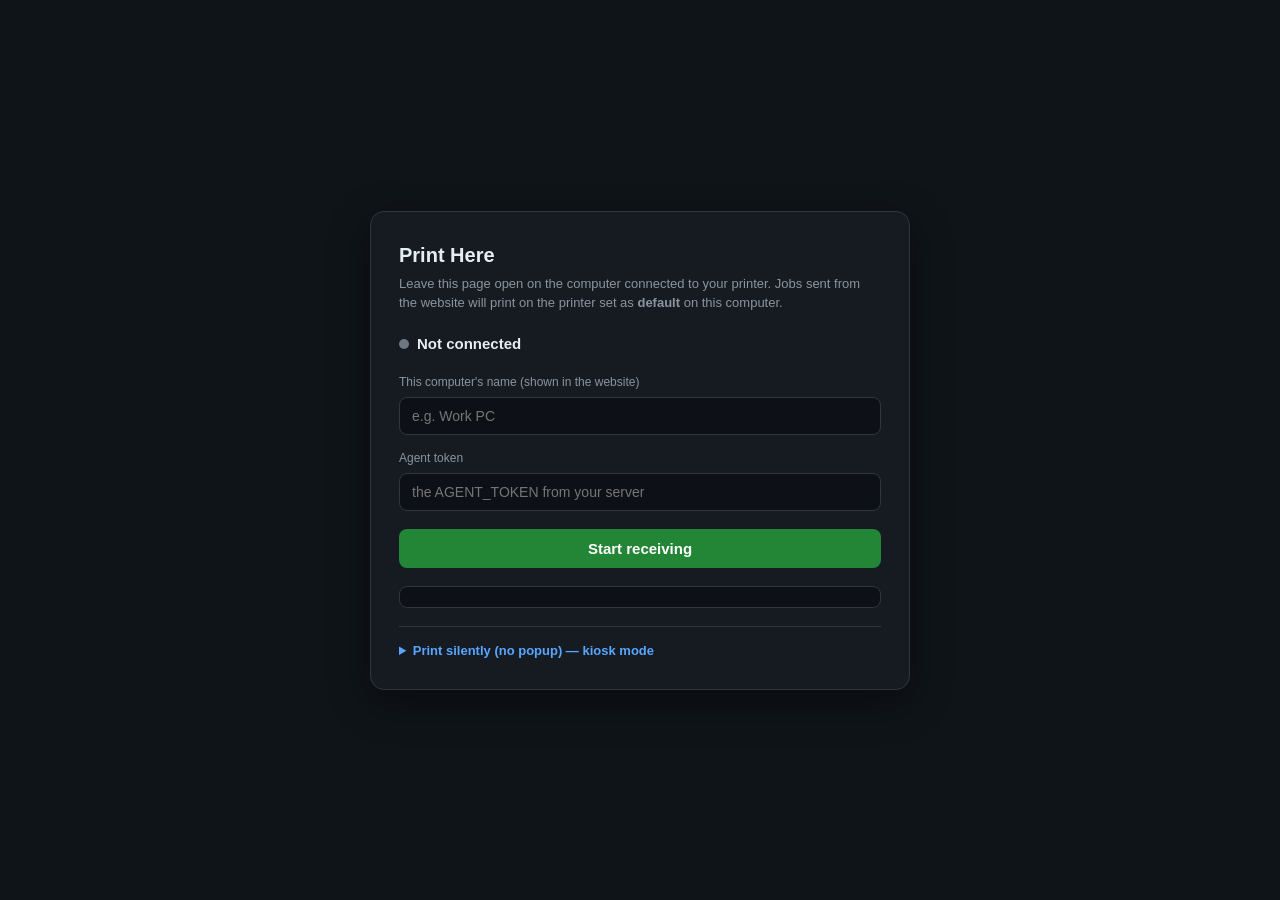
<file: print-here.html>
<!doctype html>
<html lang="en">
<head>
<meta charset="utf-8" />
<meta name="viewport" content="width=device-width, initial-scale=1" />
<title>Print Here · Auto-Print</title>
<style>
  :root { color-scheme: light dark; }
  * { box-sizing: border-box; }
  body {
    margin: 0; font: 15px/1.5 -apple-system, BlinkMacSystemFont, "Segoe UI",
    Roboto, Helvetica, Arial, sans-serif;
    background: #0f1419; color: #e6edf3; display: flex; min-height: 100vh;
    align-items: center; justify-content: center; padding: 24px;
  }
  .card {
    width: 100%; max-width: 540px; background: #161b22;
    border: 1px solid #30363d; border-radius: 14px; padding: 28px;
    box-shadow: 0 12px 40px rgba(0,0,0,.4);
  }
  h1 { margin: 0 0 4px; font-size: 20px; }
  .sub { margin: 0 0 20px; color: #8b949e; font-size: 13px; }
  .dot { display: inline-block; width: 10px; height: 10px; border-radius: 50%;
    margin-right: 8px; vertical-align: middle; background: #6e7681; }
  .dot.on { background: #2ea043; box-shadow: 0 0 8px #2ea043; }
  .dot.busy { background: #d29922; box-shadow: 0 0 8px #d29922; }
  .status-row { display: flex; align-items: center; font-weight: 600;
    margin-bottom: 18px; }
  label { display: block; font-size: 12px; color: #8b949e; margin: 14px 0 6px; }
  input {
    width: 100%; padding: 10px 12px; border-radius: 8px; font-size: 14px;
    border: 1px solid #30363d; background: #0d1117; color: #e6edf3;
  }
  button {
    margin-top: 18px; width: 100%; padding: 11px; border-radius: 8px;
    border: none; background: #238636; color: #fff; font-size: 15px;
    font-weight: 600; cursor: pointer;
  }
  button.stop { background: #b62324; }
  .log {
    margin-top: 18px; max-height: 180px; overflow: auto; font-size: 12px;
    background: #0d1117; border: 1px solid #30363d; border-radius: 8px;
    padding: 10px 12px;
  }
  .log div { padding: 2px 0; color: #8b949e; }
  .log .ok { color: #3fb950; }
  .log .err { color: #f85149; }
  .hint { font-size: 12px; color: #8b949e; margin-top: 16px; }
  .warn {
    display: none;
    margin: 14px 0 4px;
    padding: 10px 12px;
    border-radius: 8px;
    border: 1px solid #8b6a18;
    background: #2b1f00;
    color: #ffd479;
    font-size: 12px;
    line-height: 1.45;
  }
  .warn.show { display: block; }
  code { background: #0d1117; padding: 2px 6px; border-radius: 5px;
    border: 1px solid #30363d; font-size: 12px; }
  details.kiosk { margin-top: 18px; border-top: 1px solid #30363d; padding-top: 14px; }
  details.kiosk summary { cursor: pointer; font-weight: 600; font-size: 13px;
    color: #58a6ff; }
  details.kiosk[open] summary { margin-bottom: 8px; }
  .copy-row { display: flex; gap: 8px; align-items: center; margin: 8px 0; }
  .copy-row input { flex: 1; font-family: ui-monospace, Menlo, Consolas, monospace;
    font-size: 12px; }
  button.ghost { margin: 0; width: auto; padding: 9px 14px; background: #21262d;
    border: 1px solid #30363d; }
  details.kiosk a { color: #58a6ff; }
  #frameHolder { position: fixed; width: 0; height: 0; overflow: hidden;
    left: -9999px; top: -9999px; }
</style>
</head>
<body>
  <main class="card">
    <h1>Print Here</h1>
    <p class="sub">Leave this page open on the computer connected to your printer.
      Jobs sent from the website will print on the printer set as
      <strong>default</strong> on this computer.</p>

    <div class="status-row"><span class="dot" id="dot"></span><span id="state">Not connected</span></div>

    <label for="name">This computer's name (shown in the website)</label>
    <input id="name" placeholder="e.g. Work PC" />

    <label for="token">Agent token</label>
    <input id="token" type="password" placeholder="the AGENT_TOKEN from your server" />

    <button id="toggle">Start receiving</button>

    <div id="destWarn" class="warn">
      Print completed in fallback mode. Chrome may be routing to <strong>Save as PDF</strong>
      instead of your physical default printer. Open one normal print dialog, set the
      destination to your printer, then relaunch kiosk mode.
    </div>

    <div class="log" id="log"></div>

    <details class="kiosk">
      <summary>Print silently (no popup) — kiosk mode</summary>
      <p class="hint">Normally the browser shows a print dialog for each job. To print
        automatically with no popup, close this browser and relaunch it pointed at
        this page with the <code>--kiosk-printing</code> flag:</p>
      <div class="copy-row">
        <input id="kioskCmd" readonly />
        <button id="copyKiosk" type="button" class="ghost">Copy</button>
      </div>
      <p class="hint">Or use a one-click launcher (downloads from the project):
        <a id="dlMac" href="/launch-print-here-mac.command" download>macOS launcher</a> ·
        <a id="dlWin" href="/launch-print-here-windows.bat" download>Windows launcher</a>.
        Edit the URL inside if your address is different.</p>
    </details>
  </main>

  <div id="frameHolder"></div>

<script>
"use strict";
const $ = (id) => document.getElementById(id);
const els = {
  dot: $("dot"), state: $("state"), name: $("name"), token: $("token"),
  toggle: $("toggle"), log: $("log"), holder: $("frameHolder"),
  destWarn: $("destWarn"),
};

const IMAGE_EXT = [".png", ".jpg", ".jpeg", ".gif", ".bmp"];
const BROWSER_PRINTABLE = [".pdf", ".txt", ".png", ".jpg", ".jpeg", ".gif", ".bmp"];
const MIME = {
  ".pdf": "application/pdf", ".png": "image/png", ".jpg": "image/jpeg",
  ".jpeg": "image/jpeg", ".gif": "image/gif", ".bmp": "image/bmp",
};

const POLL_MS = 2000;
const HEARTBEAT_MS = 20000;

let running = false;
let pollTimer = null;
let beatTimer = null;
let busy = false;
let fallbackPrintCount = 0;

// Stable browser-agent id (one per browser profile on this computer).
function agentId() {
  let id = localStorage.getItem("autoprint_browser_agent");
  if (!id) {
    id = (crypto.randomUUID ? crypto.randomUUID() : String(Date.now()) + Math.random())
      .replace(/-/g, "");
    localStorage.setItem("autoprint_browser_agent", id);
  }
  return id;
}

function log(msg, cls) {
  const d = document.createElement("div");
  if (cls) d.className = cls;
  const t = new Date().toLocaleTimeString();
  d.textContent = `${t}  ${msg}`;
  els.log.prepend(d);
  while (els.log.childNodes.length > 60) els.log.lastChild.remove();
}

function setState(text, kind) {
  els.state.textContent = text;
  els.dot.className = "dot" + (kind ? " " + kind : "");
}

function setDestWarning(show) {
  if (!els.destWarn) return;
  els.destWarn.classList.toggle("show", !!show);
}

function headers() {
  return { "Content-Type": "application/json", "X-Agent-Token": els.token.value.trim() };
}

function b64ToBytes(b64) {
  const bin = atob(b64);
  const len = bin.length;
  const bytes = new Uint8Array(len);
  for (let i = 0; i < len; i++) bytes[i] = bin.charCodeAt(i);
  return bytes;
}

async function heartbeat() {
  try {
    const res = await fetch("/api/heartbeat", {
      method: "POST",
      headers: headers(),
      body: JSON.stringify({
        agent_id: agentId(),
        host: els.name.value.trim() || "This browser",
        printers: [{ name: "Default printer", status: "idle" }],
        default: "Default printer",
      }),
    });
    if (res.status === 401) { stop(); setState("Wrong agent token", ""); log("Unauthorized — check the agent token.", "err"); return; }
    if (!busy) setState("Connected · waiting for jobs", "on");
  } catch (e) {
    setState("Connection error", "");
  }
}

async function poll() {
  if (busy) return;
  try {
    const res = await fetch("/api/poll?agent=" + encodeURIComponent(agentId()), {
      headers: headers(),
    });
    if (res.status === 401) { stop(); setState("Wrong agent token", ""); return; }
    const data = await res.json();
    if (data && data.job) await handleJob(data.job);
  } catch (e) { /* transient, retry next tick */ }
}

async function handleJob(job) {
  busy = true;
  setState("Printing: " + (job.name || "document"), "busy");
  log("Received: " + (job.name || "document"));
  const ext = (job.ext || "").toLowerCase();
  try {
    if (!BROWSER_PRINTABLE.includes(ext)) {
      throw new Error("This browser can't print " + ext +
        " files. Use the agent app for those.");
    }
    const copies = Math.max(1, Math.min(parseInt(job.copies || 1, 10), 50));
    let fallbackCopies = 0;
    for (let i = 0; i < copies; i++) {
      const out = await printOne(job, ext);
      if (out && out.mode === "fallback") fallbackCopies += 1;
    }
    if (fallbackCopies > 0) {
      fallbackPrintCount += fallbackCopies;
      setDestWarning(fallbackPrintCount >= 2);
      log("Printed using fallback timing. If paper does not come out, set destination to a physical printer (not Save as PDF).", "err");
    } else {
      fallbackPrintCount = 0;
      setDestWarning(false);
    }
    await report(job.id, "printed", "Printed via browser");
    log("Printed: " + (job.name || "document"), "ok");
  } catch (e) {
    await report(job.id, "error", e.message || String(e));
    log("Error: " + (e.message || e), "err");
  } finally {
    busy = false;
    if (running) setState("Connected · waiting for jobs", "on");
  }
}

// Build a hidden iframe with the document and call print() on it.
function printOne(job, ext) {
  return new Promise((resolve, reject) => {
    const bytes = b64ToBytes(job.content || "");
    const iframe = document.createElement("iframe");
    iframe.setAttribute("aria-hidden", "true");
    let url = null;
    let settled = false;
    let fallbackTimer = null;

    const cleanup = () => {
      if (fallbackTimer) clearTimeout(fallbackTimer);
      if (url) URL.revokeObjectURL(url);
      setTimeout(() => iframe.remove(), 4000);
    };
    const finishOk = (mode) => {
      if (settled) return;
      settled = true;
      cleanup();
      resolve({ mode });
    };
    const done = () => {
      if (settled) return;
      try {
        const win = iframe.contentWindow;
        if (!win) throw new Error("Print frame not ready");

        // In kiosk mode this should print silently; in normal mode it opens dialog.
        win.onafterprint = () => finishOk("afterprint");
        win.focus();
        win.print();

        // Fallback if afterprint never fires (common in some browser/PDF paths).
        const waitMs = ext === ".pdf" ? 10000 : 4000;
        fallbackTimer = setTimeout(() => finishOk("fallback"), waitMs);
      } catch (e) {
        cleanup();
        reject(e);
      }
    };

    iframe.onload = () => setTimeout(done, ext === ".pdf" ? 900 : 300);
    iframe.onerror = () => { cleanup(); reject(new Error("Failed to load document")); };

    if (ext === ".pdf") {
      url = URL.createObjectURL(new Blob([bytes], { type: "application/pdf" }));
      iframe.src = url;
      els.holder.appendChild(iframe);
    } else if (IMAGE_EXT.includes(ext)) {
      url = URL.createObjectURL(new Blob([bytes], { type: MIME[ext] || "image/png" }));
      const html = '<!doctype html><html><head><meta charset="utf-8">' +
        '<style>@page{margin:0}html,body{margin:0;padding:0}' +
        'img{display:block;max-width:100%;height:auto;margin:0 auto}</style></head>' +
        '<body><img src="' + url + '"></body></html>';
      iframe.srcdoc = html;
      els.holder.appendChild(iframe);
    } else { // .txt
      let text = "";
      try { text = new TextDecoder("utf-8").decode(bytes); }
      catch (e) { text = ""; }
      const esc = text.replace(/&/g, "&amp;").replace(/</g, "&lt;").replace(/>/g, "&gt;");
      const html = '<!doctype html><html><head><meta charset="utf-8">' +
        '<style>body{margin:24px;font:13px/1.4 monospace;white-space:pre-wrap;' +
        'word-break:break-word}</style></head><body>' + esc + "</body></html>";
      iframe.srcdoc = html;
      els.holder.appendChild(iframe);
    }
  });
}

async function report(id, status, detail) {
  try {
    await fetch("/api/status", {
      method: "POST",
      headers: headers(),
      body: JSON.stringify({ id, status, detail }),
    });
  } catch (e) { /* ignore */ }
}

function start() {
  if (!els.token.value.trim()) { log("Enter the agent token first.", "err"); return; }
  running = true;
  localStorage.setItem("autoprint_name", els.name.value.trim());
  els.toggle.textContent = "Stop receiving";
  els.toggle.classList.add("stop");
  setState("Connecting…", "busy");
  heartbeat();
  poll();
  beatTimer = setInterval(heartbeat, HEARTBEAT_MS);
  pollTimer = setInterval(poll, POLL_MS);
  log("Started. Keep this tab open.");
}

function stop() {
  running = false;
  clearInterval(beatTimer); clearInterval(pollTimer);
  beatTimer = pollTimer = null;
  els.toggle.textContent = "Start receiving";
  els.toggle.classList.remove("stop");
  setState("Not connected", "");
  log("Stopped.");
}

els.toggle.addEventListener("click", () => (running ? stop() : start()));
els.name.value = localStorage.getItem("autoprint_name") || "";

// Fill the kiosk-mode command with this page's real URL.
(function setupKiosk() {
  const cmd = $("kioskCmd");
  const copy = $("copyKiosk");
  if (!cmd) return;
  const url = location.href.split("#")[0];
  const isWin = /Windows/.test(navigator.userAgent);
  cmd.value = isWin
    ? `chrome.exe --kiosk-printing --app=${url}`
    : `"/Applications/Google Chrome.app/Contents/MacOS/Google Chrome" --kiosk-printing --app=${url}`;
  if (copy) {
    copy.addEventListener("click", async () => {
      try { await navigator.clipboard.writeText(cmd.value); copy.textContent = "Copied"; }
      catch (e) { cmd.select(); }
      setTimeout(() => (copy.textContent = "Copy"), 1500);
    });
  }
})();

// Warn before leaving while receiving.
window.addEventListener("beforeunload", (e) => {
  if (running) { e.preventDefault(); e.returnValue = ""; }
});
</script>
</body>
</html>
</file>
